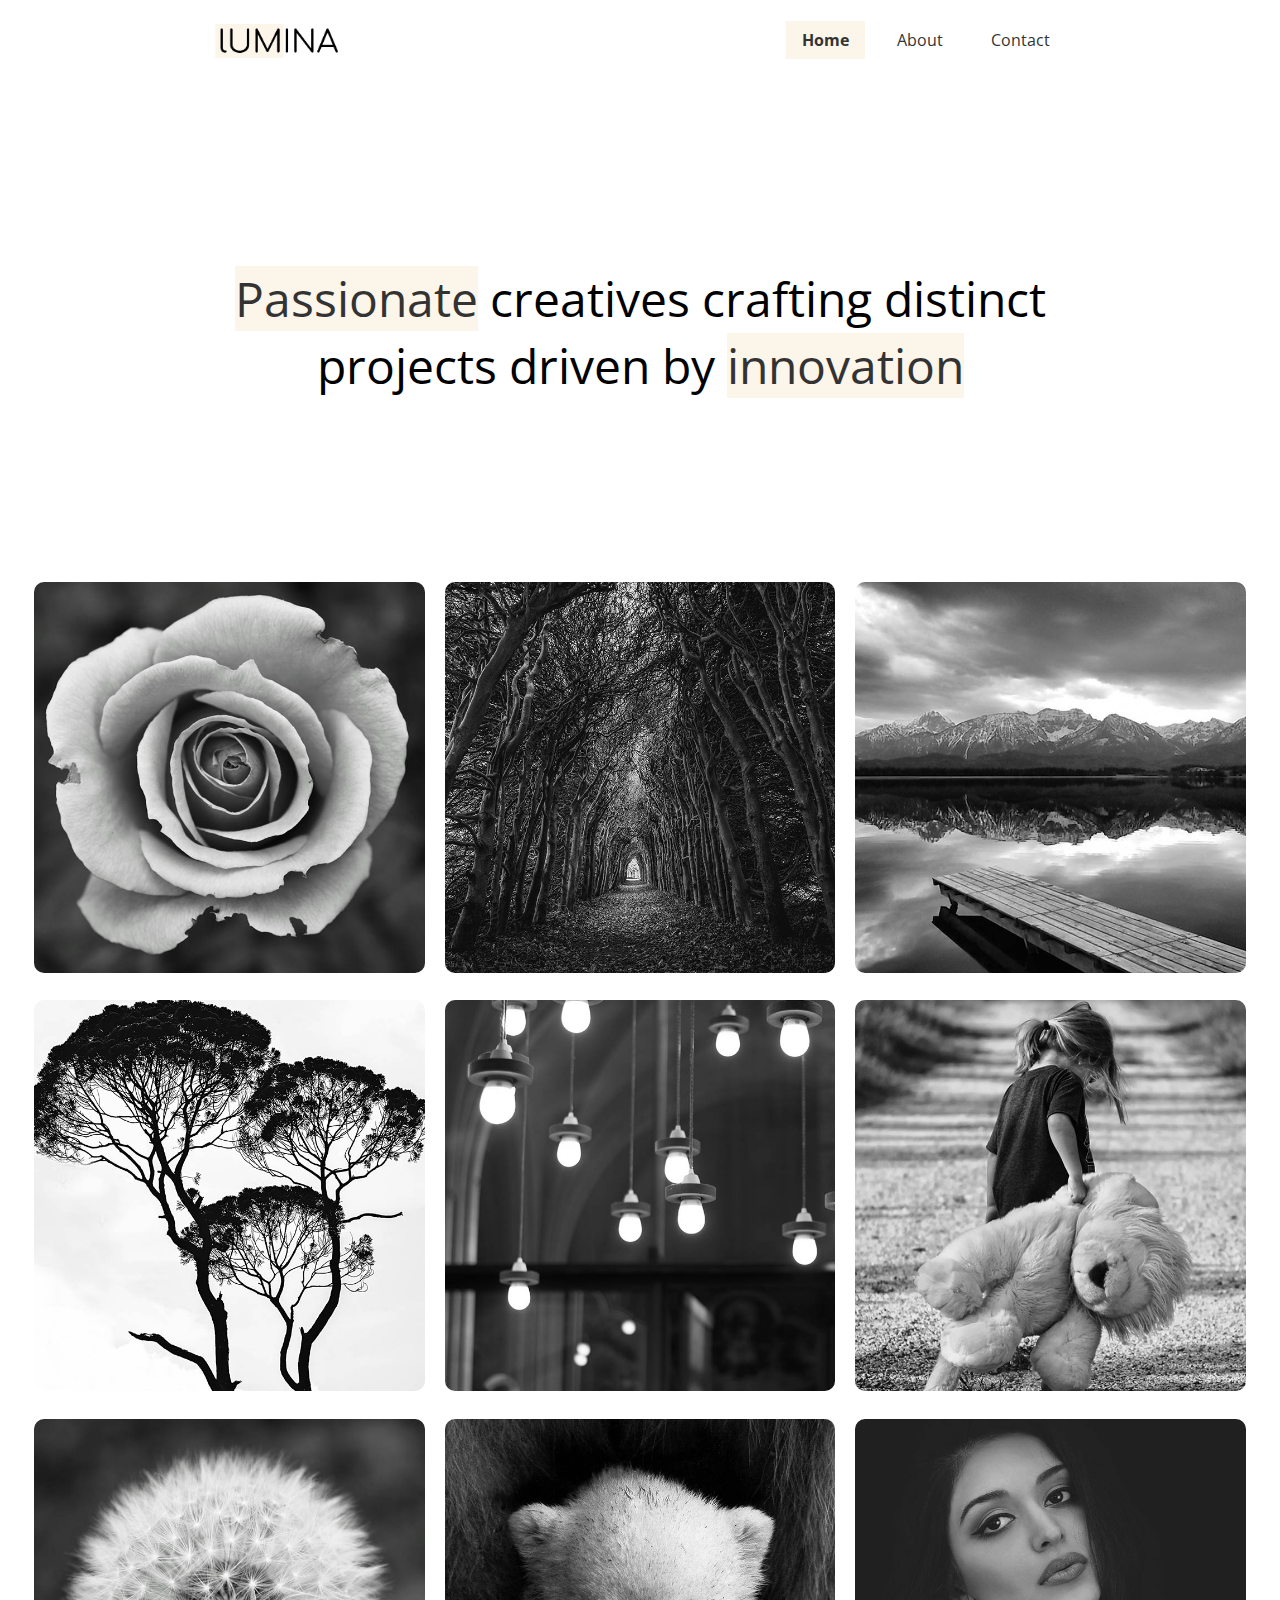
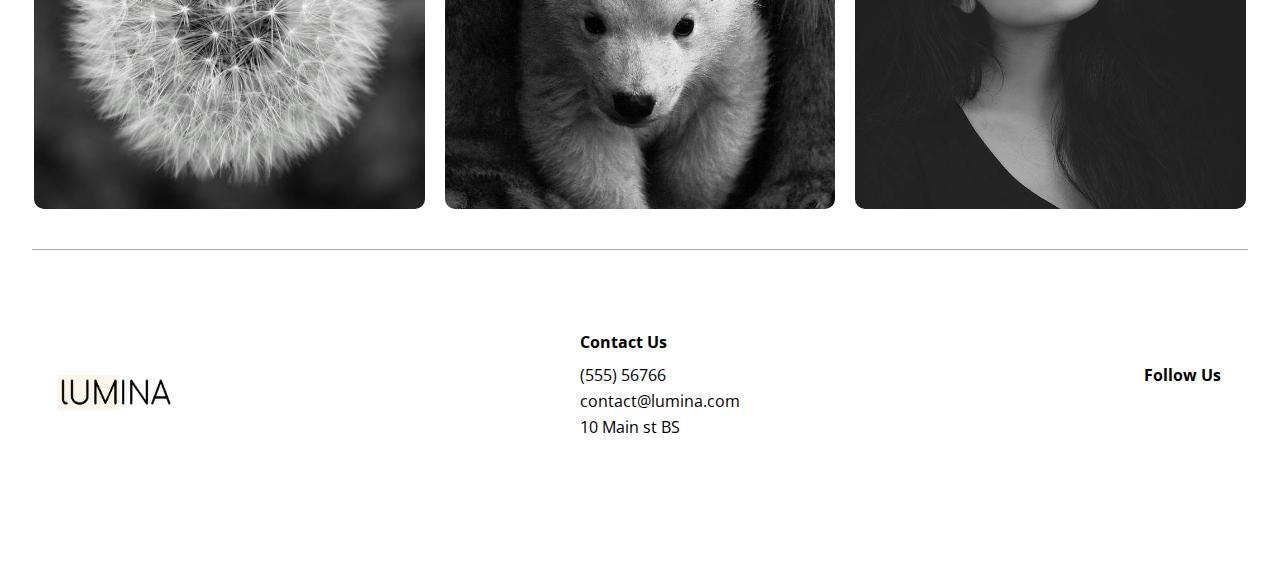
<file: index.html>
<!DOCTYPE html>
<html lang="en">
  <head>
    <meta charset="UTF-8" />
    <meta name="viewport" content="width=device-width, initial-scale=1.0" />
    <link rel="preconnect" href="https://fonts.googleapis.com" />
    <link rel="preconnect" href="https://fonts.gstatic.com" crossorigin />
    <link
      href="https://fonts.googleapis.com/css2?family=Open+Sans:ital,wght@0,300..800;1,300..800&display=swap"
      rel="stylesheet"
    />

    <link
      rel="stylesheet"
      href="https://cdnjs.cloudflare.com/ajax/libs/font-awesome/6.5.2/css/all.min.css"
      integrity="sha512-SnH5WK+bZxgPHs44uWIX+LLJAJ9/2PkPKZ5QiAj6Ta86w+fsb2TkcmfRyVX3pBnMFcV7oQPJkl9QevSCWr3W6A=="
      crossorigin="anonymous"
      referrerpolicy="no-referrer"
    />
    <link rel="stylesheet" href="styles.css" />
    <title>Lumina</title>
  </head>
  <body>
    <header class="header">
      <div class="container container-sm header-flex">
        <img src="images/logo.png" alt="Lumina logo" class="logo" />

        <ul class="main-menu">
          <li><a class="current" href="/">Home</a></li>
          <li><a href="about.html">About</a></li>
          <li><a href="contact.html">Contact</a></li>
        </ul>
      </div>
    </header>

    <section class="hero">
      <div class="container container-sm">
        <h2>
          <span class="bg-primary">Passionate</span> creatives crafting distinct
          projects driven by <span class="bg-primary">innovation</span>
        </h2>
      </div>
    </section>

    <section class="gallery">
      <div class="container container-lg gallery-flex">
        <div class="gallery-item">
          <a href="images/image1.jpg">
            <img src="images/portfolio1.jpg" alt="image" />
          </a>
        </div>

        <div class="gallery-item">
          <a href="images/image2.jpg">
            <img src="images/portfolio2.jpg" alt="image" />
          </a>
        </div>

        <div class="gallery-item">
          <a href="images/image3.jpg">
            <img src="images/portfolio3.jpg" alt="image" />
          </a>
        </div>

        <div class="gallery-item">
          <a href="images/image4.jpg">
            <img src="images/portfolio4.jpg" alt="image" />
          </a>
        </div>

        <div class="gallery-item">
          <a href="images/image5.jpg">
            <img src="images/portfolio5.jpg" alt="image" />
          </a>
        </div>

        <div class="gallery-item">
          <a href="images/image6.jpg">
            <img src="images/portfolio6.jpg" alt="image" />
          </a>
        </div>

        <div class="gallery-item">
          <a href="images/image7.jpg">
            <img src="images/portfolio7.jpg" alt="image" />
          </a>
        </div>

        <div class="gallery-item">
          <a href="images/image8.jpg">
            <img src="images/portfolio8.jpg" alt="image" />
          </a>
        </div>

        <div class="gallery-item">
          <a href="images/image9.jpg">
            <img src="images/portfolio9.jpg" alt="image" />
          </a>
        </div>
      </div>
    </section>

    <footer class="footer">
      <div class="containe footer-flex">
        <img src="images/logo.png" alt="logo" />
        <div class="contact">
          <h4>Contact Us</h4>
          <ul>
            <li>(555) 56766</li>
            <li>contact@lumina.com</li>
            <li>10 Main st BS</li>
          </ul>
        </div>

        <div class="social">
          <h4>Follow Us</h4>
          <a href="#">
            <i class="fab fa-facebook fa-2x"></i>
          </a>
          <a href="#">
            <i class="fa-brands fa-x-twitter fa-2x"></i>
          </a>
          <a href="#">
            <i class="fab fa-instagram fa-2x"></i>
          </a>
          <a href="#">
            <i class="fab fa-pinterest fa-2x"></i>
          </a>
          <a href="#">
            <i class="fab fa-tumblr fa-2x"></i>
          </a>
        </div>
      </div>
    </footer>
  </body>
</html>
</file>
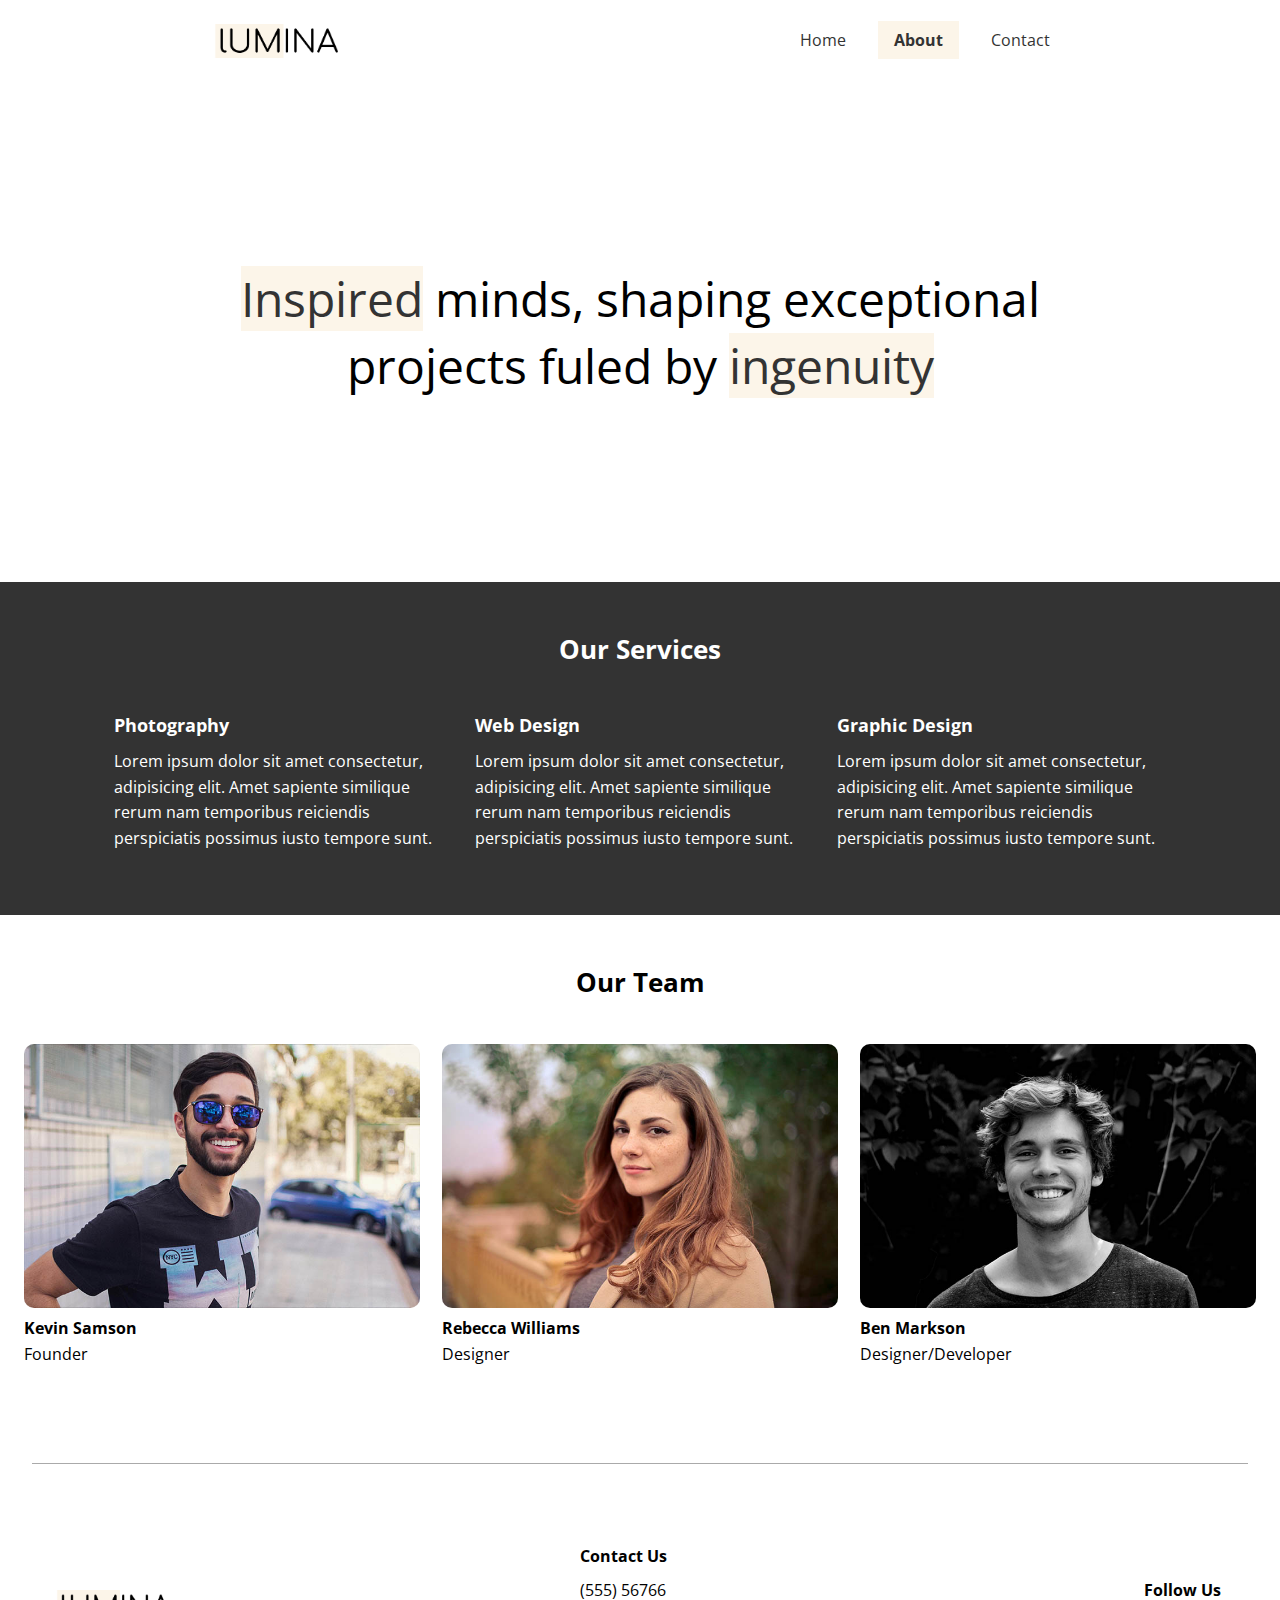
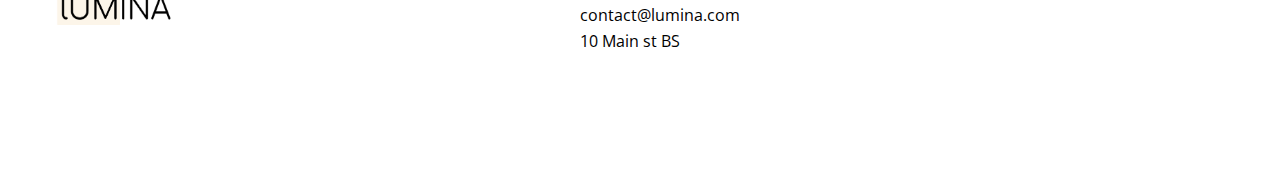
<file: about.html>
<!DOCTYPE html>
<html lang="en">
  <head>
    <meta charset="UTF-8" />
    <meta name="viewport" content="width=device-width, initial-scale=1.0" />
    <link rel="preconnect" href="https://fonts.googleapis.com" />
    <link rel="preconnect" href="https://fonts.gstatic.com" crossorigin />
    <link
      href="https://fonts.googleapis.com/css2?family=Open+Sans:ital,wght@0,300..800;1,300..800&display=swap"
      rel="stylesheet"
    />

    <link
      rel="stylesheet"
      href="https://cdnjs.cloudflare.com/ajax/libs/font-awesome/6.5.2/css/all.min.css"
      integrity="sha512-SnH5WK+bZxgPHs44uWIX+LLJAJ9/2PkPKZ5QiAj6Ta86w+fsb2TkcmfRyVX3pBnMFcV7oQPJkl9QevSCWr3W6A=="
      crossorigin="anonymous"
      referrerpolicy="no-referrer"
    />
    <link rel="stylesheet" href="styles.css" />
    <title>About Lumina</title>
  </head>
  <body>
    <header class="header">
      <div class="container container-sm header-flex">
        <img src="images/logo.png" alt="Lumina logo" class="logo" />

        <ul class="main-menu">
          <li><a href="/">Home</a></li>
          <li><a class="current" href="about.html">About</a></li>
          <li><a href="contact.html">Contact</a></li>
        </ul>
      </div>
    </header>

    <section class="hero">
      <div class="container container-sm">
        <h2>
          <span class="bg-primary">Inspired</span> minds, shaping exceptional
          projects fuled by <span class="bg-primary">ingenuity</span>
        </h2>
      </div>
    </section>

    <section class="services bg-dark">
      <div class="container">
        <h2 class="section-heading">Our Services</h2>
        <div class="services-flex">
          <div class="service-item">
            <h4>Photography</h4>
            <p>
              Lorem ipsum dolor sit amet consectetur, adipisicing elit. Amet
              sapiente similique rerum nam temporibus reiciendis perspiciatis
              possimus iusto tempore sunt.
            </p>
          </div>

          <div class="service-item">
            <h4>Web Design</h4>
            <p>
              Lorem ipsum dolor sit amet consectetur, adipisicing elit. Amet
              sapiente similique rerum nam temporibus reiciendis perspiciatis
              possimus iusto tempore sunt.
            </p>
          </div>
          <div class="service-item">
            <h4>Graphic Design</h4>
            <p>
              Lorem ipsum dolor sit amet consectetur, adipisicing elit. Amet
              sapiente similique rerum nam temporibus reiciendis perspiciatis
              possimus iusto tempore sunt.
            </p>
          </div>
        </div>
      </div>
    </section>

    <section class="team">
      <div class="container container-lg">
        <h2 class="section-heading">Our Team</h2>
        <div class="team-flex">
          <div class="team-items">
            <img src="images/team1.jpg" alt="team" />
            <h4>Kevin Samson</h4>
            <p>Founder</p>
          </div>

          <div class="team-items">
            <img src="images/team2.jpg" alt="team" />
            <h4>Rebecca Williams</h4>
            <p>Designer</p>
          </div>
          <div class="team-items">
            <img src="images/team3.jpg" alt="team" />
            <h4>Ben Markson</h4>
            <p>Designer/Developer</p>
          </div>
        </div>
      </div>
    </section>

    <footer class="footer">
      <div class="containe footer-flex">
        <img src="images/logo.png" alt="logo" />
        <div class="contact">
          <h4>Contact Us</h4>
          <ul>
            <li>(555) 56766</li>
            <li>contact@lumina.com</li>
            <li>10 Main st BS</li>
          </ul>
        </div>

        <div class="social">
          <h4>Follow Us</h4>
          <a href="#">
            <i class="fab fa-facebook fa-2x"></i>
          </a>
          <a href="#">
            <i class="fa-brands fa-x-twitter fa-2x"></i>
          </a>
          <a href="#">
            <i class="fab fa-instagram fa-2x"></i>
          </a>
          <a href="#">
            <i class="fab fa-pinterest fa-2x"></i>
          </a>
          <a href="#">
            <i class="fab fa-tumblr fa-2x"></i>
          </a>
        </div>
      </div>
    </footer>
  </body>
</html>
</file>
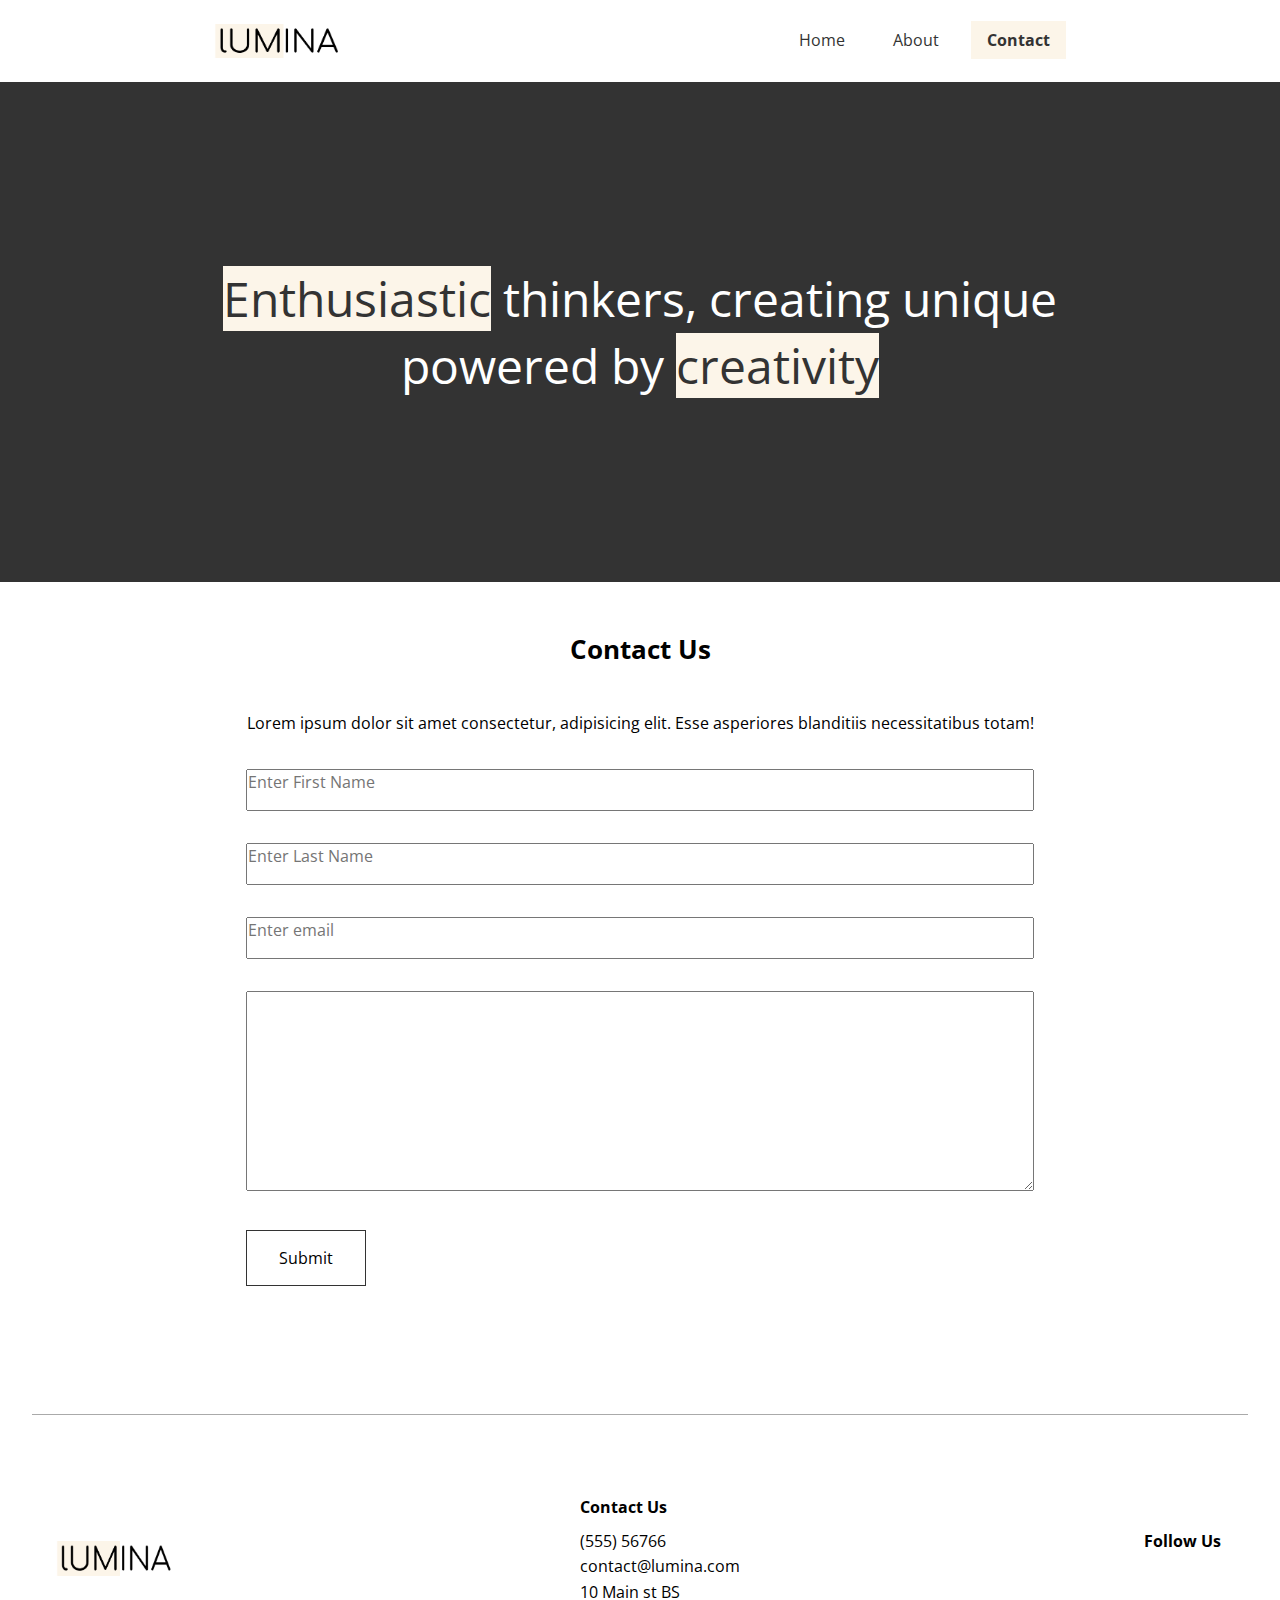
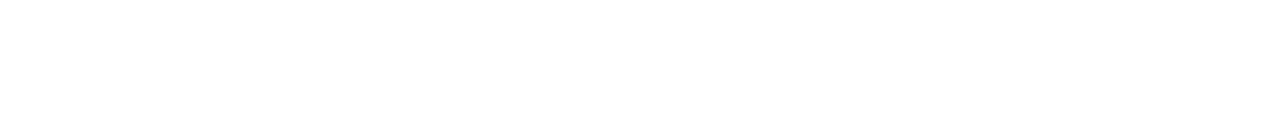
<file: contact.html>
<!DOCTYPE html>
<html lang="en">
  <head>
    <meta charset="UTF-8" />
    <meta name="viewport" content="width=device-width, initial-scale=1.0" />
    <link rel="preconnect" href="https://fonts.googleapis.com" />
    <link rel="preconnect" href="https://fonts.gstatic.com" crossorigin />
    <link
      href="https://fonts.googleapis.com/css2?family=Open+Sans:ital,wght@0,300..800;1,300..800&display=swap"
      rel="stylesheet"
    />

    <link
      rel="stylesheet"
      href="https://cdnjs.cloudflare.com/ajax/libs/font-awesome/6.5.2/css/all.min.css"
      integrity="sha512-SnH5WK+bZxgPHs44uWIX+LLJAJ9/2PkPKZ5QiAj6Ta86w+fsb2TkcmfRyVX3pBnMFcV7oQPJkl9QevSCWr3W6A=="
      crossorigin="anonymous"
      referrerpolicy="no-referrer"
    />
    <link rel="stylesheet" href="styles.css" />
    <title>Contact Lumina</title>
  </head>
  <body>
    <header class="header">
      <div class="container container-sm header-flex">
        <img src="images/logo.png" alt="Lumina logo" class="logo" />

        <ul class="main-menu">
          <li><a href="/">Home</a></li>
          <li><a href="about.html">About</a></li>
          <li><a class="current" href="contact.html">Contact</a></li>
        </ul>
      </div>
    </header>

    <section class="hero bg-dark">
      <div class="container container-sm">
        <h2>
          <span class="bg-primary">Enthusiastic</span> thinkers, creating unique
          powered by <span class="bg-primary">creativity</span>
        </h2>
      </div>
    </section>

    <section class="contact">
      <div class="container container-sm">
        <h2 class="section-heading">Contact Us</h2>
        <p>
          Lorem ipsum dolor sit amet consectetur, adipisicing elit. Esse
          asperiores blanditiis necessitatibus totam!
        </p>
        <form>
          <div class="form-group">
            <label for="first-name" class="visually-hidden">
              First Name:
            </label>
            <input
              type="text"
              id="first-name"
              name="first-name"
              placeholder="Enter First Name"
            />
          </div>
          <div class="form-group">
            <label for="last-name" class="visually-hidden"> Last Name: </label>
            <input
              type="text"
              id="last-name"
              name="last-name"
              placeholder="Enter Last Name"
            />
          </div>
          <div class="form-group">
            <label for="email" class="visually-hidden"> Email Address: </label>
            <input
              type="email"
              id="email"
              name="email"
              placeholder="Enter email"
            />
          </div>
          <div class="form-group">
            <label for="message" class="visually-hidden"> Message: </label>
            <textarea
              id="message"
              name="Message"
              placeholder="Enter Your Message"
            >
            </textarea>
          </div>
          <div class="form-group">
            <button class="btn" type="submit">Submit</button>
          </div>
        </form>
      </div>
    </section>

    <footer class="footer">
      <div class="containe footer-flex">
        <img src="images/logo.png" alt="logo" />
        <div class="contact">
          <h4>Contact Us</h4>
          <ul>
            <li>(555) 56766</li>
            <li>contact@lumina.com</li>
            <li>10 Main st BS</li>
          </ul>
        </div>

        <div class="social">
          <h4>Follow Us</h4>
          <a href="#">
            <i class="fab fa-facebook fa-2x"></i>
          </a>
          <a href="#">
            <i class="fa-brands fa-x-twitter fa-2x"></i>
          </a>
          <a href="#">
            <i class="fab fa-instagram fa-2x"></i>
          </a>
          <a href="#">
            <i class="fab fa-pinterest fa-2x"></i>
          </a>
          <a href="#">
            <i class="fab fa-tumblr fa-2x"></i>
          </a>
        </div>
      </div>
    </footer>
  </body>
</html>
</file>
<file: styles.css>
* {
  padding: 0;
  margin: 0;
  box-sizing: border-box;
}

:root {
  --primary-color: #fcf5e9;
  --bg-dark: #333;
  --container-normal: 1100px;
  --container-narrow: 900px;
  --container-wide: 1400px;
}
body {
  font-family: "Open Sans", sans-serif;
  line-height: 1.6;
}

a {
  text-decoration: none;
  color: #333;
}

ul {
  list-style: none;
}

img {
  max-width: 100%;
}

.bg-primary {
  background: var(--primary-color);
  color: #333;
}

.bg-dark {
  background: var(--bg-dark);
  color: white;
}

.btn {
  display: inline-block;
  padding: 1rem 2rem;
  border: 1px solid #333;
  background: transparent;
  font-family: inherit;
  font-size: inherit;
  cursor: pointer;
}

.btn:hover {
  background: #333;
  color: #fff;
}

.section-heading {
  font-size: 1.6rem;
  text-align: center;
  margin-bottom: 40px;
}

.container {
  max-width: var(--container-normal);
  margin: 0 auto;
  padding: 0 1.5rem;
}

.container-lg {
  max-width: var(--container-wide);
}

.container-sm {
  max-width: var(--container-narrow);
}

.visually-hidden {
  clip: rect(0 0 0 0);
  clip-path: inset(50%);
  height: 1px;
  overflow: hidden;
  position: absolute;
  white-space: nowrap;
  width: 1px;
}
.header {
  margin: 1.5rem auto;
}
.header .logo {
  width: 130px;
}

.header .header-flex {
  display: flex;
  justify-content: space-between;
  align-items: center;
}

.header .main-menu {
  display: flex;
  gap: 1rem;
}

.header .main-menu a {
  padding: 0.5rem 1rem;
}

.header .main-menu a:hover {
  background: var(--primary-color);
}

.current {
  background: var(--primary-color);
  font-weight: bold;
}

.hero {
  height: 500px;
  display: flex;
  justify-content: center;
  align-items: center;
  text-align: center;
}

.hero h2 {
  font-size: 3rem;
  line-height: 1.4;
  font-weight: normal;
}

.gallery-flex {
  display: flex;
  justify-content: center;
  flex-wrap: wrap;
  gap: 20px;
}

.gallery-item {
  width: calc(33.333% - 20px);
  border-radius: 10px;
}

.gallery-item img {
  border-radius: 10px;
}

.gallery-item:hover {
  opacity: 0.9;
}

.footer {
  border-top: 1px solid #aaa;
  padding: 2rem 1.5rem;
  margin: 2rem;
}

.footer .footer-flex {
  display: flex;
  justify-content: space-between;
  align-items: center;
}

.footer .footer-flex img {
  width: 120px;
  height: 35px;
}

.footer h4 {
  font-size: 1rem;
  margin-bottom: 0.5rem;
}

.footer a {
  margin: 0.5rem;
}

.services {
  padding: 3rem 0 4rem;
}

.services-flex {
  display: flex;
  gap: 2rem;
}

.service-item h4 {
  font-size: 1.1rem;
  margin-bottom: 10px;
}

.team {
  padding: 3rem 0 4rem;
}

.team-flex {
  display: flex;
  gap: 1.4rem;
}

.team img {
  border-radius: 10px;
}

.contact {
  padding: 3rem 0 4rem;
}

.contact p {
  text-align: center;
  margin-bottom: 2rem;
}

.form-group {
  margin: 2rem;
}

.contact input,
.contact textarea {
  width: 100%;
  font-family: inherit;
  font-size: inherit;
  padding-bottom: 1rem;
}

.contact textarea {
  height: 200px;
}

.contact input:focus,
.contact textarea:focus {
  outline: 0;
}

@media (max-width: 768px) {
  .header .header-flex,
  .footer .footer-flex,
  .services .services-flex,
  .team .team-flex {
    flex-direction: column;
    gap: 1.5rem;
  }

  .hero {
    height: 300px;
  }

  .hero h2 {
    font-size: 1.8rem;
  }

  .gallery-item {
    width: calc(50% - 20px);
  }

  .footer .footer-flex {
    text-align: center;
  }
}
</file>
